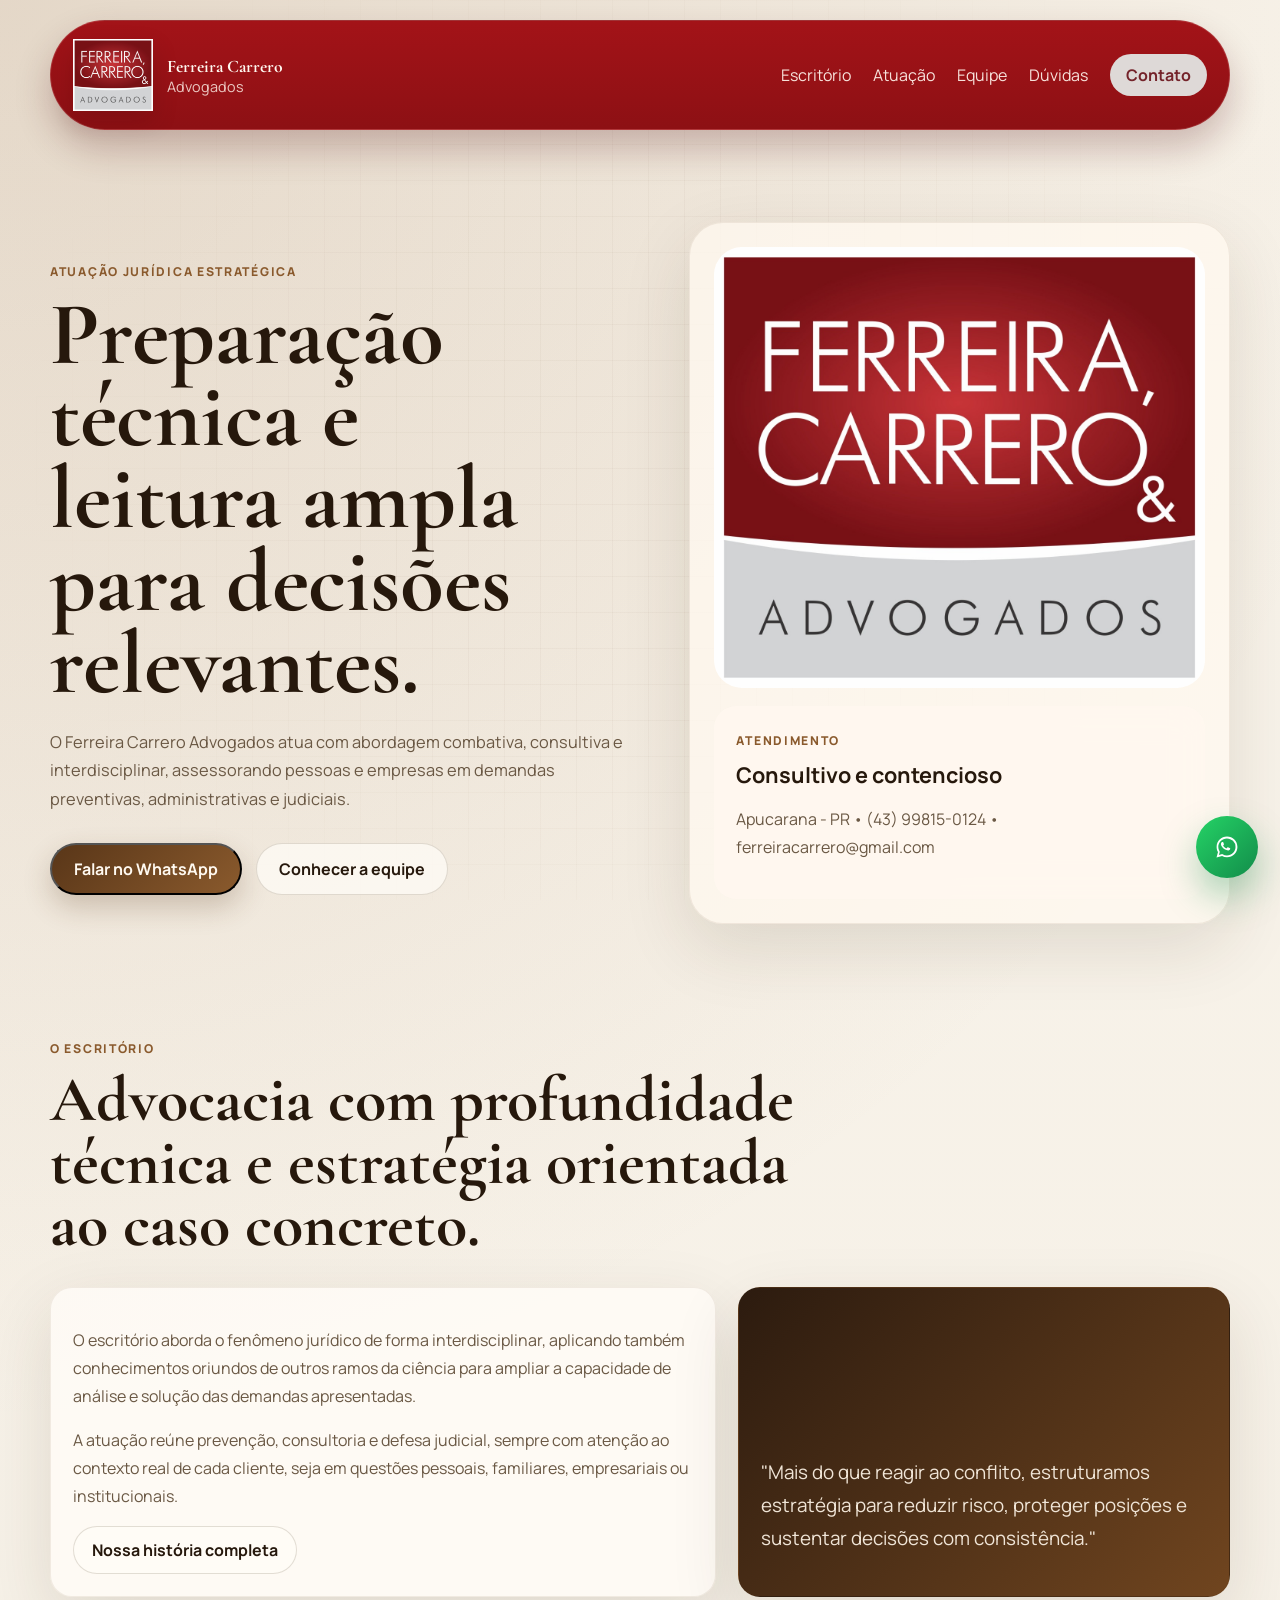
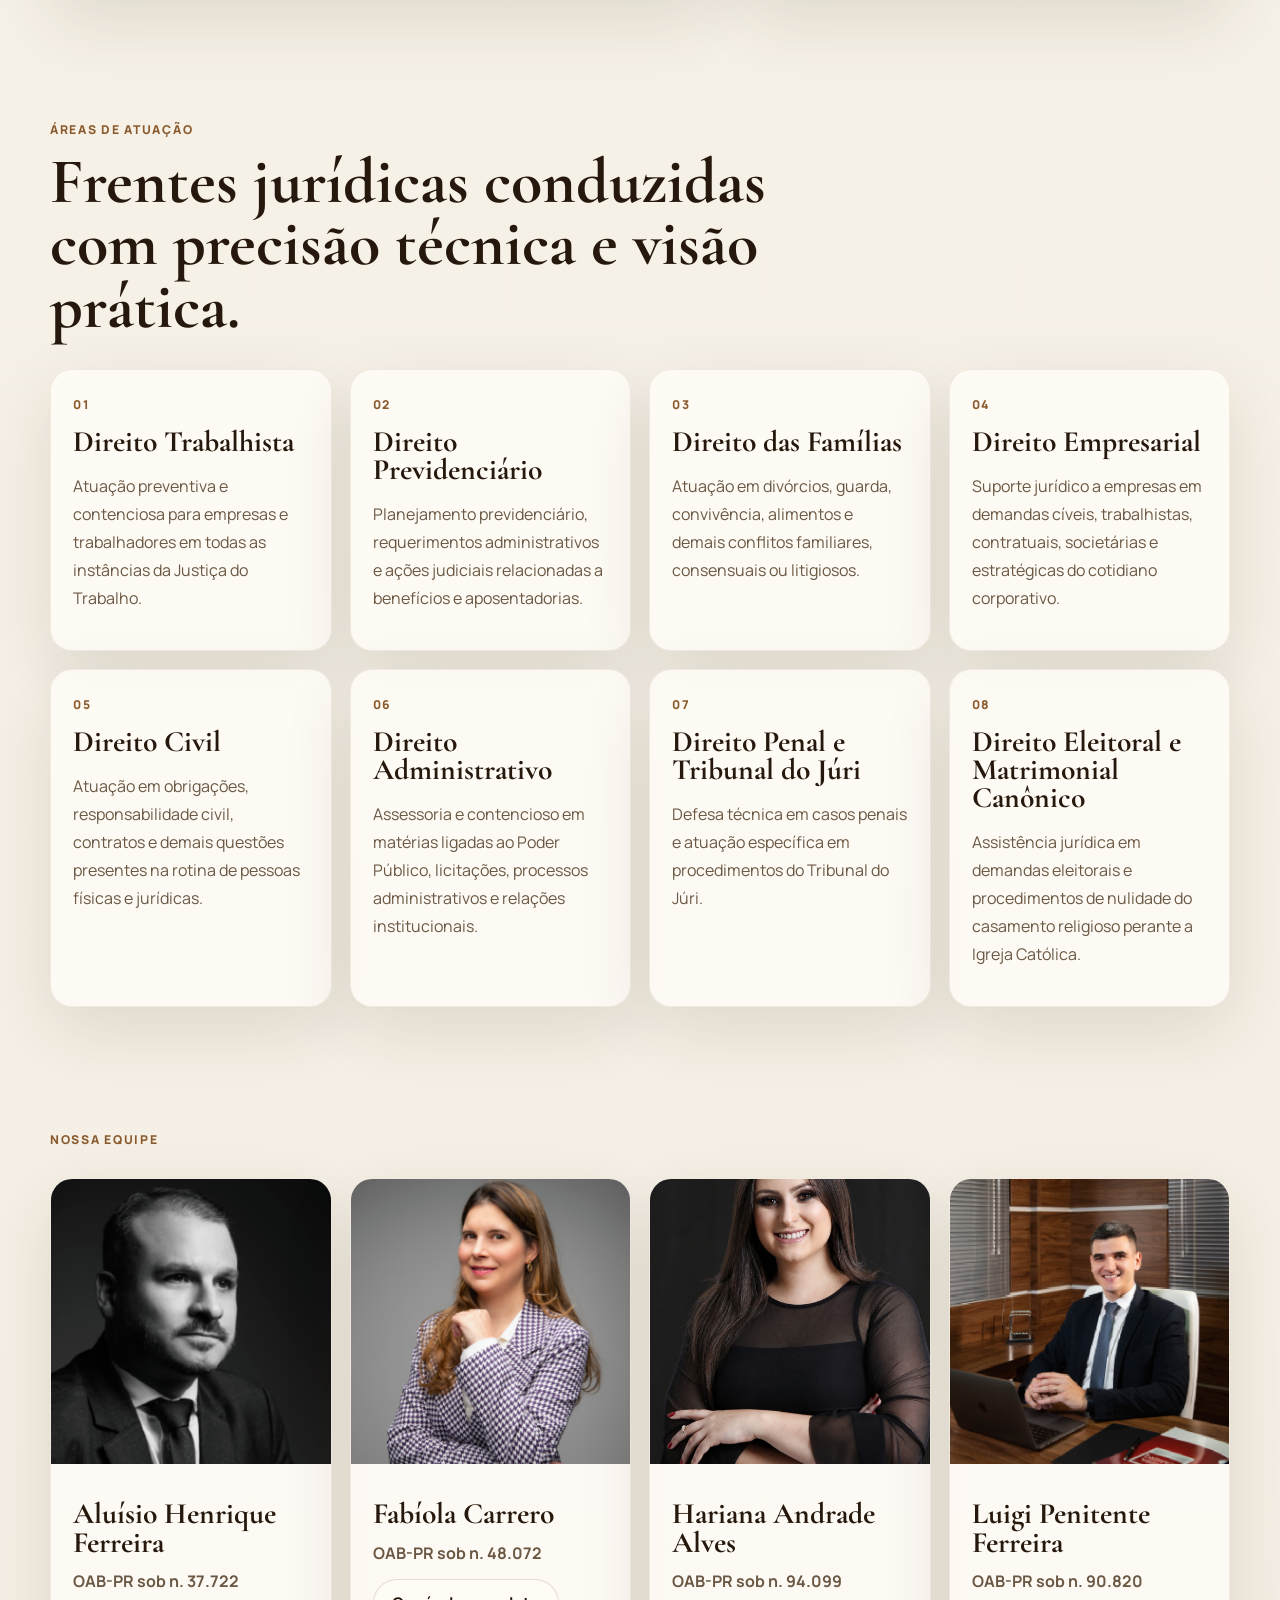
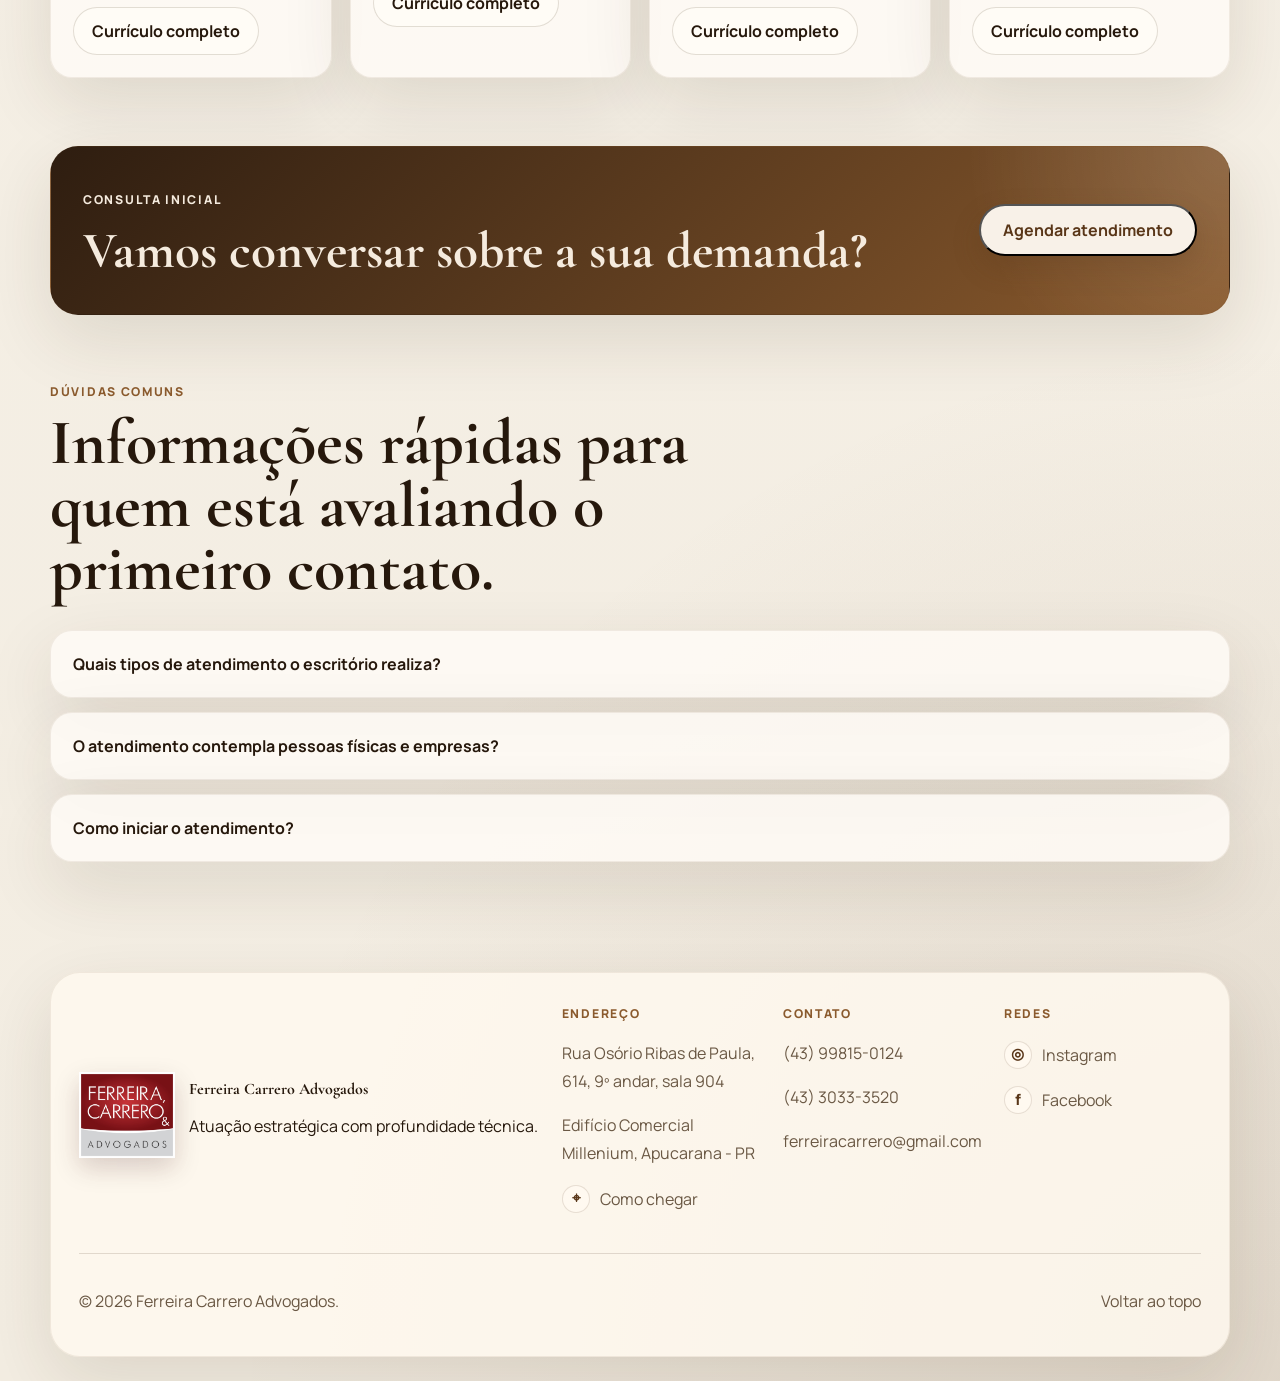
<file: index.html>
<!DOCTYPE html>
<html lang="pt-BR">
  <head>
    <meta charset="UTF-8" />
    <meta name="viewport" content="width=device-width, initial-scale=1.0" />
    <title>Ferreira Carrero Advogados</title>
    <meta
      name="description"
      content="Ferreira Carrero Advogados. Atuação estratégica e interdisciplinar nas áreas cível, empresarial, trabalhista, previdenciária, família, administrativa, penal, eleitoral e matrimonial canônico."
    />
    <link rel="preconnect" href="https://fonts.googleapis.com" />
    <link rel="preconnect" href="https://fonts.gstatic.com" crossorigin />
    <link
      href="https://fonts.googleapis.com/css2?family=Cormorant+Garamond:wght@500;600;700&family=Manrope:wght@400;500;600;700;800&display=swap"
      rel="stylesheet"
    />
    <link rel="stylesheet" href="./styles.css" />
  </head>
  <body>
    <div class="page-shell">
      <header class="site-header">
        <a class="brand" href="#inicio" aria-label="Ir para o início">
          <img src="./assets/images/office.jpg" alt="Ferreira Carrero Advogados" class="brand-mark" />
          <span class="brand-copy">
            <strong>Ferreira Carrero</strong>
            <span>Advogados</span>
          </span>
        </a>

        <button class="menu-toggle" type="button" aria-expanded="false" aria-controls="site-nav">
          Menu
        </button>

        <nav id="site-nav" class="site-nav" aria-label="Principal">
          <a href="#escritorio">Escritório</a>
          <a href="#atuacao">Atuação</a>
          <a href="#equipe">Equipe</a>
          <a href="#faq">Dúvidas</a>
          <a href="#contato" class="nav-cta">Contato</a>
        </nav>
      </header>

      <main>
        <section id="inicio" class="hero">
          <div class="hero-copy reveal">
            <p class="eyebrow">Atuação jurídica estratégica</p>
            <h1>Preparação técnica e leitura ampla para decisões relevantes.</h1>
            <p class="hero-text">
              O Ferreira Carrero Advogados atua com abordagem combativa, consultiva e
              interdisciplinar, assessorando pessoas e empresas em demandas preventivas,
              administrativas e judiciais.
            </p>
            <div class="hero-actions">
              <button class="button button-primary" type="button" data-chat-open>
                Falar no WhatsApp
              </button>
              <a class="button button-secondary" href="#equipe">Conhecer a equipe</a>
            </div>
          </div>

          <aside class="hero-visual reveal reveal-delay">
            <img
              src="./assets/images/office.jpg"
              alt="Imagem institucional do escritório Ferreira Carrero Advogados"
            />
            <div class="hero-badge">
              <span class="panel-label">Atendimento</span>
              <strong>Consultivo e contencioso</strong>
              <p>Apucarana - PR • (43) 99815-0124 • ferreiracarrero@gmail.com</p>
            </div>
          </aside>
        </section>

        <section id="escritorio" class="section section-split">
          <div class="section-heading reveal">
            <p class="eyebrow">O escritório</p>
            <h2>Advocacia com profundidade técnica e estratégia orientada ao caso concreto.</h2>
          </div>

          <div class="split-layout office-layout">
            <article class="text-card reveal">
              <p>
                O escritório aborda o fenômeno jurídico de forma interdisciplinar, aplicando
                também conhecimentos oriundos de outros ramos da ciência para ampliar a
                capacidade de análise e solução das demandas apresentadas.
              </p>
              <p>
                A atuação reúne prevenção, consultoria e defesa judicial, sempre com atenção ao
                contexto real de cada cliente, seja em questões pessoais, familiares,
                empresariais ou institucionais.
              </p>
              <button class="team-modal-trigger" type="button" data-modal-target="office-history">
                Nossa história completa
              </button>
            </article>

            <article class="quote-card reveal reveal-delay">
              <p>
                "Mais do que reagir ao conflito, estruturamos estratégia para reduzir risco,
                proteger posições e sustentar decisões com consistência."
              </p>
            </article>
          </div>
        </section>

        <section id="atuacao" class="section">
          <div class="section-heading reveal">
            <p class="eyebrow">Áreas de atuação</p>
            <h2>Frentes jurídicas conduzidas com precisão técnica e visão prática.</h2>
          </div>

          <div class="practice-grid">
            <article class="practice-card reveal" role="button" tabindex="0" data-modal-target="practice-trabalhista" aria-label="Abrir detalhes de Direito Trabalhista">
              <span>01</span>
              <h3>Direito Trabalhista</h3>
              <p>Atuação preventiva e contenciosa para empresas e trabalhadores em todas as instâncias da Justiça do Trabalho.</p>
            </article>
            <article class="practice-card reveal" role="button" tabindex="0" data-modal-target="practice-previdenciario" aria-label="Abrir detalhes de Direito Previdenciário">
              <span>02</span>
              <h3>Direito Previdenciário</h3>
              <p>Planejamento previdenciário, requerimentos administrativos e ações judiciais relacionadas a benefícios e aposentadorias.</p>
            </article>
            <article class="practice-card reveal" role="button" tabindex="0" data-modal-target="practice-familias" aria-label="Abrir detalhes de Direito das Famílias">
              <span>03</span>
              <h3>Direito das Famílias</h3>
              <p>Atuação em divórcios, guarda, convivência, alimentos e demais conflitos familiares, consensuais ou litigiosos.</p>
            </article>
            <article class="practice-card reveal" role="button" tabindex="0" data-modal-target="practice-empresarial" aria-label="Abrir detalhes de Direito Empresarial">
              <span>04</span>
              <h3>Direito Empresarial</h3>
              <p>Suporte jurídico a empresas em demandas cíveis, trabalhistas, contratuais, societárias e estratégicas do cotidiano corporativo.</p>
            </article>
            <article class="practice-card reveal" role="button" tabindex="0" data-modal-target="practice-civil" aria-label="Abrir detalhes de Direito Civil">
              <span>05</span>
              <h3>Direito Civil</h3>
              <p>Atuação em obrigações, responsabilidade civil, contratos e demais questões presentes na rotina de pessoas físicas e jurídicas.</p>
            </article>
            <article class="practice-card reveal" role="button" tabindex="0" data-modal-target="practice-administrativo" aria-label="Abrir detalhes de Direito Administrativo">
              <span>06</span>
              <h3>Direito Administrativo</h3>
              <p>Assessoria e contencioso em matérias ligadas ao Poder Público, licitações, processos administrativos e relações institucionais.</p>
            </article>
            <article class="practice-card reveal" role="button" tabindex="0" data-modal-target="practice-penal" aria-label="Abrir detalhes de Direito Penal e Tribunal do Júri">
              <span>07</span>
              <h3>Direito Penal e Tribunal do Júri</h3>
              <p>Defesa técnica em casos penais e atuação específica em procedimentos do Tribunal do Júri.</p>
            </article>
            <article class="practice-card reveal" role="button" tabindex="0" data-modal-target="practice-eleitoral-canonico" aria-label="Abrir detalhes de Direito Eleitoral e Matrimonial Canônico">
              <span>08</span>
              <h3>Direito Eleitoral e Matrimonial Canônico</h3>
              <p>Assistência jurídica em demandas eleitorais e procedimentos de nulidade do casamento religioso perante a Igreja Católica.</p>
            </article>
          </div>
        </section>

        <section id="equipe" class="section">
          <div class="section-heading reveal">
            <p class="eyebrow">Nossa equipe</p>
          </div>

          <div class="team-grid">
            <article class="team-card reveal">
              <img src="./assets/images/aluisio.png" alt="Aluísio Henrique Ferreira" class="team-photo" />
              <div class="team-copy">
                <h3>Aluísio Henrique Ferreira</h3>
                <p class="team-oab">OAB-PR sob n. 37.722</p>
                <button class="team-modal-trigger" type="button" data-modal-target="bio-aluisio">
                  Currículo completo
                </button>
              </div>
            </article>

            <article class="team-card reveal">
              <img src="./assets/images/fabiola.png" alt="Fabíola Carrero" class="team-photo" />
              <div class="team-copy">
                <h3>Fabíola Carrero</h3>
                <p class="team-oab">OAB-PR sob n. 48.072</p>
                <button class="team-modal-trigger" type="button" data-modal-target="bio-fabiola">
                  Currículo completo
                </button>
              </div>
            </article>

            <article class="team-card reveal">
              <img src="./assets/images/hariana.jpeg" alt="Hariana Andrade Alves" class="team-photo" />
              <div class="team-copy">
                <h3>Hariana Andrade Alves</h3>
                <p class="team-oab">OAB-PR sob n. 94.099</p>
                <button class="team-modal-trigger" type="button" data-modal-target="bio-anna">
                  Currículo completo
                </button>
              </div>
            </article>

            <article class="team-card reveal">
              <img src="./assets/images/luigi.png" alt="Luigi Penitente Ferreira" class="team-photo" />
              <div class="team-copy">
                <h3>Luigi Penitente Ferreira</h3>
                <p class="team-oab">OAB-PR sob n. 90.820</p>
                <button class="team-modal-trigger" type="button" data-modal-target="bio-luigi">
                  Currículo completo
                </button>
              </div>
            </article>
          </div>
        </section>

        <section class="section contact-band reveal">
          <div>
            <p class="eyebrow">Consulta inicial</p>
            <h2>Vamos conversar sobre a sua demanda?</h2>
          </div>
          <button class="button button-primary" type="button" data-chat-open>
            Agendar atendimento
          </button>
        </section>

        <section id="faq" class="section">
          <div class="section-heading reveal">
            <p class="eyebrow">Dúvidas comuns</p>
            <h2>Informações rápidas para quem está avaliando o primeiro contato.</h2>
          </div>

          <div class="faq-list">
            <details class="faq-item reveal">
              <summary>Quais tipos de atendimento o escritório realiza?</summary>
              <p>O escritório atua tanto na prevenção e consultoria quanto na condução de demandas judiciais e administrativas, conforme a natureza de cada caso.</p>
            </details>
            <details class="faq-item reveal">
              <summary>O atendimento contempla pessoas físicas e empresas?</summary>
              <p>Sim. A atuação abrange demandas individuais, familiares, patrimoniais, empresariais e institucionais.</p>
            </details>
            <details class="faq-item reveal">
              <summary>Como iniciar o atendimento?</summary>
              <p>O contato pode ser feito por WhatsApp, telefone ou e-mail para agendamento e direcionamento inicial da demanda.</p>
            </details>
          </div>
        </section>
      </main>

      <footer id="contato" class="site-footer">
        <div class="footer-top">
          <div class="footer-brand">
            <img src="./assets/images/office.jpg" alt="Ferreira Carrero Advogados" class="brand-mark" />
            <div>
              <strong>Ferreira Carrero Advogados</strong>
              <p>Atuação estratégica com profundidade técnica.</p>
            </div>
          </div>

          <div class="footer-columns">
            <div>
              <span class="footer-label">Endereço</span>
              <p>Rua Osório Ribas de Paula, 614, 9º andar, sala 904</p>
              <p>Edifício Comercial Millenium, Apucarana - PR</p>
              <p>
                <a
                  class="social-link"
                  href="https://maps.app.goo.gl/AbCJXDdm7kEY1gBFA"
                  target="_blank"
                  rel="noreferrer"
                  aria-label="Como chegar ao escritório Ferreira Carrero Advogados"
                >
                  <span class="social-icon" aria-hidden="true">⌖</span>
                  <span>Como chegar</span>
                </a>
              </p>
            </div>
            <div>
              <span class="footer-label">Contato</span>
              <p><a href="#triagem" data-chat-open>(43) 99815-0124</a></p>
              <p>(43) 3033-3520</p>
              <p><a href="mailto:ferreiracarrero@gmail.com">ferreiracarrero@gmail.com</a></p>
            </div>
            <div>
              <span class="footer-label">Redes</span>
              <p>
                <a class="social-link" href="https://www.instagram.com/ferreiracarrero.advocacia/" target="_blank" rel="noreferrer" aria-label="Instagram Ferreira Carrero Advocacia">
                  <span class="social-icon" aria-hidden="true">◎</span>
                  <span>Instagram</span>
                </a>
              </p>
              <p>
                <a class="social-link" href="https://www.facebook.com/ferreiracarreroadvocacia/?_rdr" target="_blank" rel="noreferrer" aria-label="Facebook Ferreira Carrero Advocacia">
                  <span class="social-icon" aria-hidden="true">f</span>
                  <span>Facebook</span>
                </a>
              </p>
            </div>
          </div>
        </div>

        <div class="footer-bottom">
          <p>&copy; <span id="current-year"></span> Ferreira Carrero Advogados.</p>
          <a href="#inicio">Voltar ao topo</a>
        </div>
      </footer>
    </div>

    <div class="modal-backdrop" hidden data-modal-backdrop>
      <div class="modal-shell" role="dialog" aria-modal="true" aria-labelledby="modal-title">
        <button class="modal-close" type="button" aria-label="Fechar currículo" data-modal-close>
          Fechar
        </button>
        <div class="modal-content" data-modal-content></div>
      </div>
    </div>

    <template id="bio-aluisio">
      <div class="modal-body">
        <p class="modal-eyebrow">OAB-PR sob n. 37.722</p>
        <h3 id="modal-title">Aluísio Henrique Ferreira</h3>
        <ul class="modal-list">
          <li>Formado em Direito no ano de 2004, pela UNOPAR - Universidade Norte do Paraná (Arapongas).</li>
          <li>Mestre em Direito pelo CESUMAR - Centro de Ensino Superior de Maringá.</li>
          <li>Especialista em Direito do Trabalho e Previdenciário pela Faculdade de Florianópolis.</li>
          <li>Especialista em Direito Eleitoral pela AVM Faculdade Integrada - Brasília/DF.</li>
          <li>Pós-graduando em Direito Penal e Direito Processual Penal pela Faculdade Faveni - Venda Nova do Imigrante/ES.</li>
          <li>Pós-graduando em Direito Constitucional pela Faculdade Futura - Votuporanga/SP.</li>
          <li>Ex-professor concursado do curso de Direito da FAFIMAN - Faculdade de Mandaguari, onde lecionou de 2015 a 2021, ministrando aulas de Direito do Trabalho, Direito Processual e Ética Geral e Jurídica.</li>
          <li>Procurador Jurídico Concursado da Câmara Municipal de Novo Itacolomi/PR.</li>
          <li>Estudante dos créditos do curso de Doutorado em Derecho Laboral na Universidade Federal de Buenos Aires/AR - UBA.</li>
          <li>Ex-professor do curso de Direito da FAP - Faculdade de Apucarana, onde lecionou de 2005 a 2015, ministrando aulas de Direito do Trabalho, Direito Processual do Trabalho, Direito Administrativo, Direito Ambiental, Prática Processual Civil, Prática Processual Trabalhista, Direito Civil, Direito Constitucional e Direito Penal.</li>
          <li>Ex-professor do curso de Direito da UNOPAR - Universidade Norte do Paraná, onde lecionou de 2009 a 2011, ministrando aulas de Direito do Trabalho, Direito Processual do Trabalho e Direito Previdenciário.</li>
          <li>Ex-coordenador do curso de Direito da FAP - Faculdade de Apucarana.</li>
          <li>Ex-supervisor do Núcleo de Prática Jurídica da FAP - Faculdade de Apucarana.</li>
          <li>Ex-procurador Jurídico do Município de Apucarana.</li>
          <li>Ex-diretor do Departamento Jurídico Trabalhista do Município de Apucarana.</li>
          <li>Professor de Pós-Graduação em Direito.</li>
          <li>Autor da obra "O Poder Diretivo do Empregador e os Direitos da Personalidade do Empregado", publicada pela Editora LTr.</li>
          <li>Coautor da obra "Responsabilidade Civil em Face da Violação aos Direitos da Personalidade", publicada pela Editora Juruá.</li>
          <li>Coautor da obra "Recursos no Processo do Trabalho e o Novo CPC", publicada pela Editora Coutinho.</li>
          <li>Coautor da obra "Reforma Trabalhista na Prática Anotada e Comentada", publicada pela Editora Mizuno.</li>
        </ul>
      </div>
    </template>

    <template id="bio-fabiola">
      <div class="modal-body">
        <p class="modal-eyebrow">OAB-PR sob n. 48.072</p>
        <h3 id="modal-title">Fabíola Carrero</h3>
        <ul class="modal-list">
          <li>Formada em Direito no ano de 2005, pela UNOPAR - Universidade Norte do Paraná (Arapongas).</li>
          <li>Mestre em Direito pelo CESUMAR - Centro de Ensino Superior de Maringá.</li>
          <li>Especialista em Direito Previdenciário pela Faculdade de Florianópolis.</li>
          <li>Especialista em Direito Empresarial pela UEL - Universidade Estadual de Londrina.</li>
          <li>Especialista em Direito Matrimonial Canônico pela PUC - Pontifícia Universidade Católica.</li>
          <li>Ex-coordenadora do curso de Direito da FAP - Faculdade de Apucarana, onde lecionou desde 2008, ministrando aulas de Direito das Famílias, Direito Empresarial e Direito Previdenciário.</li>
          <li>Professora do curso de Direito da UNIFATECIE, em Paranavaí/PR, onde leciona desde 2019, ministrando aulas de Direito do Trabalho.</li>
          <li>Supervisora do Núcleo de Prática Jurídica da FAP - Faculdade de Apucarana.</li>
          <li>Professora de Pós-Graduação em Direito.</li>
          <li>Secretária da Assistência Social em Apucarana.</li>
        </ul>
      </div>
    </template>

    <template id="bio-anna">
      <div class="modal-body">
        <p class="modal-eyebrow">OAB-PR sob n. 94.099</p>
        <h3 id="modal-title">Hariana Andrade Alves</h3>
        <ul class="modal-list">
          <li>Graduação em Direito no ano de 2017 pela Faculdade de Apucarana (FAP).</li>
          <li>Especialista em Direito e Processo Previdenciário pelo Instituto Damásio de Direito.</li>
          <li>Especialista em Prática Previdenciária e Trabalhista pelo Centro Universitário União das Américas.</li>
        </ul>
      </div>
    </template>

    <template id="bio-luigi">
      <div class="modal-body">
        <p class="modal-eyebrow">OAB-PR sob n. 90.820</p>
        <h3 id="modal-title">Luigi Penitente Ferreira</h3>
        <ul class="modal-list">
          <li>Formado em Direito no ano de 2017, pela FAP - Faculdade de Apucarana.</li>
          <li>Especialista em Direito Administrativo pela UEL - Universidade Estadual de Londrina.</li>
          <li>Assessor Jurídico e Procurador do Município de Novo Itacolomi/PR.</li>
        </ul>
      </div>
    </template>

    <template id="practice-trabalhista">
      <div class="modal-body">
        <p class="modal-eyebrow">Áreas de atuação</p>
        <h3 id="modal-title">Direito Trabalhista</h3>
        <p>
          Escritório especializado na área, com equipe composta por advogados professores, autores de livros e artigos, pós-graduados, mestres e com sólida atuação consultiva e contenciosa.
        </p>
        <p>
          A atuação contempla assessoria empresarial preventiva e demandas de trabalhadores em disputas como:
        </p>
        <ul class="modal-list">
          <li>Acidente de trabalho.</li>
          <li>Horas extras.</li>
          <li>Dano moral e discriminação.</li>
          <li>Adicional de insalubridade e periculosidade.</li>
          <li>Reversão de demissão.</li>
          <li>Verbas rescisórias e salários.</li>
        </ul>
      </div>
    </template>

    <template id="practice-previdenciario">
      <div class="modal-body">
        <p class="modal-eyebrow">Áreas de atuação</p>
        <h3 id="modal-title">Direito Previdenciário</h3>
        <p>
          Escritório especializado na área, com equipe composta por advogados pós-graduados, atuando tanto na assessoria empresarial preventiva e contenciosa quanto na defesa de segurados do INSS e regimes próprios.
        </p>
        <p>
          Entre os principais pleitos e estratégias trabalhadas estão:
        </p>
        <ul class="modal-list">
          <li>Aposentadoria por tempo de contribuição.</li>
          <li>Aposentadoria por idade.</li>
          <li>Aposentadoria por invalidez.</li>
          <li>Auxílio-acidente.</li>
          <li>Pensão por morte.</li>
          <li>Auxílio-reclusão.</li>
          <li>Benefício de Prestação Continuada.</li>
          <li>Ações regressivas em caso de acidente de trabalho.</li>
        </ul>
      </div>
    </template>

    <template id="practice-familias">
      <div class="modal-body">
        <p class="modal-eyebrow">Áreas de atuação</p>
        <h3 id="modal-title">Direito das Famílias</h3>
        <p>
          O escritório conta com equipe com atuação específica em conflitos familiares e patrimoniais, conduzindo casos consensuais e litigiosos com técnica e sensibilidade.
        </p>
        <ul class="modal-list">
          <li>Divórcio.</li>
          <li>Alimentos.</li>
          <li>Pacto antenupcial.</li>
          <li>Guarda.</li>
          <li>Tutela.</li>
          <li>Visitas e convivência.</li>
          <li>Inventário.</li>
        </ul>
      </div>
    </template>

    <template id="practice-empresarial">
      <div class="modal-body">
        <p class="modal-eyebrow">Áreas de atuação</p>
        <h3 id="modal-title">Direito Empresarial</h3>
        <p>
          O escritório possui equipe com atuação em consultoria e contencioso empresarial, oferecendo suporte jurídico estratégico para empresas em diferentes fases e estruturas de negócio.
        </p>
        <ul class="modal-list">
          <li>Títulos de crédito.</li>
          <li>Sociedades.</li>
          <li>Assessoria empresarial geral.</li>
          <li>Demandas contratuais e estratégicas do cotidiano corporativo.</li>
        </ul>
      </div>
    </template>

    <template id="practice-civil">
      <div class="modal-body">
        <p class="modal-eyebrow">Áreas de atuação</p>
        <h3 id="modal-title">Direito Civil</h3>
        <p>
          O escritório atua nas variadas áreas do Direito Civil, incluindo direitos da personalidade e temas recorrentes na rotina de pessoas físicas e empresas.
        </p>
        <ul class="modal-list">
          <li>Contratos.</li>
          <li>Responsabilidade civil.</li>
          <li>Obrigações.</li>
          <li>Direitos da personalidade.</li>
          <li>Direitos reais.</li>
          <li>Direito do consumidor.</li>
        </ul>
      </div>
    </template>

    <template id="practice-administrativo">
      <div class="modal-body">
        <p class="modal-eyebrow">Áreas de atuação</p>
        <h3 id="modal-title">Direito Administrativo</h3>
        <p>
          O escritório conta com equipe com experiência junto ao Poder Público e assessoria jurídica institucional, o que amplia a capacidade técnica para atuação administrativa preventiva e contenciosa.
        </p>
        <ul class="modal-list">
          <li>Defesa de servidores públicos em processos administrativos.</li>
          <li>Assessoria preventiva e contenciosa a empresas participantes de licitações.</li>
          <li>Litígios com o Poder Público.</li>
          <li>Pareceres jurídicos.</li>
          <li>Cobrança de direitos estatutários de servidores públicos.</li>
          <li>Defesa em ações de improbidade administrativa.</li>
        </ul>
      </div>
    </template>

    <template id="practice-penal">
      <div class="modal-body">
        <p class="modal-eyebrow">Áreas de atuação</p>
        <h3 id="modal-title">Direito Penal e Tribunal do Júri</h3>
        <p>
          A atuação penal abrange defesa jurídica perante Delegacias de Polícia e Poder Judiciário, inclusive em casos de repercussão, além de preparação técnica específica para o procedimento do Tribunal do Júri.
        </p>
        <ul class="modal-list">
          <li>Crimes contra a honra.</li>
          <li>Crimes contra o patrimônio.</li>
          <li>Crimes contra os costumes.</li>
          <li>Crimes de trânsito.</li>
          <li>Crimes contra a Administração Pública.</li>
          <li>Crimes eleitorais e contravenções penais.</li>
          <li>Crimes contra a mulher e crimes contra a vida.</li>
          <li>Investigação defensiva e preparação completa para Júri.</li>
        </ul>
      </div>
    </template>

    <template id="practice-eleitoral-canonico">
      <div class="modal-body">
        <p class="modal-eyebrow">Áreas de atuação</p>
        <h3 id="modal-title">Direito Eleitoral e Matrimonial Canônico</h3>
        <p>
          O escritório presta assistência em contencioso e consultoria eleitoral, além de atuação específica em procedimentos de nulidade do casamento religioso perante a Igreja Católica.
        </p>
        <p>
          Na frente eleitoral, a atuação inclui:
        </p>
        <ul class="modal-list">
          <li>Impugnação a registro de candidatura.</li>
          <li>Propaganda e representações eleitorais.</li>
          <li>Prestação de contas.</li>
          <li>Ações de impugnação de mandato eletivo.</li>
          <li>Assessoria preventiva a campanhas eleitorais e partidos políticos.</li>
          <li>Assessoria em convenções e registro de candidatura.</li>
        </ul>
        <p>
          Na área matrimonial canônica, o escritório atua na elaboração do libelo inicial e na advocacia perante o Tribunal Eclesiástico para casos de anulação de casamento religioso.
        </p>
      </div>
    </template>

    <template id="office-history">
      <div class="modal-body">
        <p class="modal-eyebrow">O escritório</p>
        <h3 id="modal-title">Nossa história</h3>
        <div class="history-layout">
          <div class="history-media">
            <img
              src="./assets/images/nossahistoria.jpg"
              alt="Ambiente interno do escritório Ferreira Carrero Advogados"
              class="modal-figure"
            />
          </div>
          <div class="history-copy">
            <p>
              Tudo começou no ano de 2005, com o advogado Aluísio Ferreira, tornando-se sócia, no ano de 2008, a advogada Fabíola Carrero, dando início ao escritório Ferreira, Carrero &amp; Advogados. Mais tarde se associaram os advogados Anna Karolina Aparecida Calizotti e Luigi Penitente Ferreira.
            </p>
            <p>
              Sempre tiveram como objetivo a consolidação de um novo conceito de advocacia, fundado na estratégia, técnica jurídica, prestação de serviços personalizados, com atuação harmônica e interdisciplinar nas diversas áreas do Direito.
            </p>
            <p>
              A qualidade e a inovação do trabalho prestado, oferecendo uma forma de advocacia atualizada, firmada em uma atuação sólida balizada com o que se decide nos Tribunais Superiores e em sintonia com as discussões doutrinárias e acadêmicas, é o que pauta a atuação profissional do escritório.
            </p>
            <p>
              Para isso, os sócios e a equipe estão continuamente buscando conhecimento jurídico com estudos em cursos de Doutorado, Mestrado, Especialização e Aperfeiçoamento, além de produção doutrinária e melhor embasamento das teses defendidas.
            </p>
            <p>
              Estão, portanto, em constante reciclagem de conhecimentos por meio de cursos e atualizações do Brasil e do exterior, acompanhando as exigências do mercado com o objetivo de fornecer aos clientes um atendimento moderno e seguro.
            </p>
          </div>
        </div>
      </div>
    </template>

    <div class="chat-widget" data-chat-widget>
      <section class="chat-panel" hidden data-chat-panel aria-label="Triagem inicial">
        <header class="chat-header">
          <div>
            <p class="chat-eyebrow">Triagem inicial</p>
            <strong>Atendimento Ferreira Carrero</strong>
            <span>Responda algumas perguntas e enviaremos um resumo pronto no WhatsApp.</span>
          </div>
          <button class="chat-close" type="button" aria-label="Fechar chat" data-chat-close>Fechar</button>
        </header>

        <div class="chat-progress" aria-hidden="true">
          <div class="chat-progress-bar" data-chat-progress></div>
        </div>

        <div class="chat-history" data-chat-history></div>

        <form class="chat-composer" data-chat-form>
          <div class="chat-options" data-chat-options></div>
          <div class="chat-input-wrap" data-chat-input-wrap></div>
          <div class="chat-actions" data-chat-actions></div>
        </form>
      </section>

      <button
        class="whatsapp-float"
        type="button"
        aria-label="Abrir triagem de atendimento"
        data-chat-toggle
      >
        <svg viewBox="0 0 32 32" aria-hidden="true">
          <path
            fill="currentColor"
            d="M19.11 17.19c-.28-.14-1.64-.81-1.89-.9-.25-.09-.43-.14-.61.14-.18.28-.7.9-.85 1.08-.16.19-.31.21-.59.07-.28-.14-1.16-.43-2.22-1.36-.82-.73-1.38-1.63-1.54-1.91-.16-.28-.02-.43.12-.57.13-.13.28-.33.43-.49.14-.17.19-.28.28-.47.09-.19.05-.35-.02-.49-.07-.14-.61-1.47-.83-2.02-.22-.52-.44-.45-.61-.46h-.52c-.19 0-.49.07-.75.35-.26.28-.98.96-.98 2.34s1 2.72 1.14 2.91c.14.19 1.95 3 4.82 4.08.68.3 1.21.47 1.62.6.68.22 1.29.19 1.78.12.54-.08 1.64-.67 1.87-1.31.23-.63.23-1.18.16-1.31-.07-.12-.26-.19-.54-.33Z"
          />
          <path
            fill="currentColor"
            d="M16.02 3.2c-7.06 0-12.8 5.68-12.8 12.67 0 2.23.59 4.41 1.71 6.34L3.1 28.8l6.8-1.78a12.9 12.9 0 0 0 6.12 1.56h.01c7.06 0 12.8-5.68 12.8-12.67S23.08 3.2 16.02 3.2Zm0 23.25h-.01a10.8 10.8 0 0 1-5.51-1.51l-.39-.23-4.04 1.06 1.08-3.92-.25-.4a10.52 10.52 0 0 1-1.62-5.55c0-5.79 4.75-10.5 10.6-10.5 2.83 0 5.49 1.09 7.49 3.06a10.4 10.4 0 0 1 3.12 7.44c0 5.79-4.76 10.5-10.61 10.5Z"
          />
        </svg>
      </button>
    </div>

    <script src="./main.js"></script>
  </body>
</html>
</file>
<file: styles.css>
:root {
  --bg: #f3ede2;
  --surface: rgba(255, 252, 247, 0.82);
  --surface-strong: #fffaf2;
  --line: rgba(78, 58, 31, 0.16);
  --text: #26180c;
  --muted: #6a5844;
  --accent: #8a5a2d;
  --accent-strong: #593618;
  --header-red: #a31318;
  --header-red-strong: #8d1014;
  --shadow: 0 24px 70px rgba(59, 40, 18, 0.12);
  --radius-lg: 28px;
  --radius-md: 22px;
  --container: min(1180px, calc(100vw - 40px));
}

* {
  box-sizing: border-box;
}

html {
  scroll-behavior: smooth;
}

body {
  margin: 0;
  font-family: "Manrope", sans-serif;
  color: var(--text);
  background:
    radial-gradient(circle at top left, rgba(138, 90, 45, 0.18), transparent 30%),
    radial-gradient(circle at bottom right, rgba(89, 54, 24, 0.12), transparent 22%),
    linear-gradient(180deg, #f8f3ea 0%, var(--bg) 100%);
}

body::before {
  content: "";
  position: fixed;
  inset: 0;
  pointer-events: none;
  background-image:
    linear-gradient(rgba(110, 80, 42, 0.035) 1px, transparent 1px),
    linear-gradient(90deg, rgba(110, 80, 42, 0.035) 1px, transparent 1px);
  background-size: 36px 36px;
  mask-image: radial-gradient(circle at center, black 35%, transparent 80%);
}

a {
  color: inherit;
  text-decoration: none;
}

button {
  font: inherit;
}

img {
  display: block;
  max-width: 100%;
}

.page-shell {
  position: relative;
  overflow: hidden;
}

.site-header {
  width: var(--container);
  margin: 20px auto 0;
  padding: 18px 22px;
  display: flex;
  align-items: center;
  justify-content: space-between;
  gap: 20px;
  position: sticky;
  top: 16px;
  z-index: 20;
  backdrop-filter: blur(20px);
  background: linear-gradient(180deg, var(--header-red) 0%, var(--header-red-strong) 100%);
  border: 1px solid rgba(255, 241, 232, 0.16);
  border-radius: 999px;
  box-shadow: 0 18px 36px rgba(77, 8, 12, 0.24);
}

.brand,
.footer-brand {
  display: inline-flex;
  align-items: center;
  gap: 14px;
}

.brand-mark {
  width: auto;
  height: 72px;
  display: block;
  flex: 0 0 auto;
  max-width: 100%;
  object-fit: contain;
  box-shadow: 0 10px 24px rgba(53, 9, 12, 0.18);
}

.footer-brand .brand-mark {
  width: auto;
  height: 86px;
}

.brand-copy,
.brand-copy span {
  display: block;
}

.brand-copy strong,
.footer-brand strong,
.section-heading h2,
.hero h1,
.practice-card h3,
.team-copy h3,
.contact-band h2 {
  font-family: "Cormorant Garamond", serif;
}

.brand-copy strong {
  font-size: 1.1rem;
  color: #fff8f0;
}

.brand-copy span {
  color: rgba(255, 242, 233, 0.82);
  font-size: 0.9rem;
}

.site-nav {
  display: flex;
  align-items: center;
  gap: 22px;
  color: rgba(255, 243, 235, 0.92);
}

.site-nav a:hover,
.site-nav a:focus-visible {
  color: #ffffff;
}

.nav-cta {
  padding: 10px 16px;
  border-radius: 999px;
  background: #ded9d7;
  color: #74232a;
  font-weight: 700;
}

.menu-toggle {
  display: none;
  border: 0;
  border-radius: 999px;
  padding: 10px 14px;
  background: rgba(255, 248, 241, 0.16);
  color: #fff8f0;
}

.hero,
.section,
.site-footer {
  width: var(--container);
  margin: 0 auto;
}

.hero {
  padding: 92px 0 48px;
  min-height: calc(100vh - 120px);
  display: grid;
  grid-template-columns: minmax(0, 1.05fr) minmax(340px, 0.95fr);
  align-items: center;
  gap: 42px;
}

.eyebrow,
.panel-label,
.footer-label,
.practice-card span {
  text-transform: uppercase;
  letter-spacing: 0.14em;
  font-size: 0.76rem;
  font-weight: 800;
}

.eyebrow,
.panel-label,
.footer-label {
  color: var(--accent);
}

.hero h1 {
  margin: 14px 0 22px;
  font-size: clamp(3.2rem, 7vw, 5.7rem);
  line-height: 0.92;
  max-width: 11ch;
}

.hero-text,
.text-card p,
.quote-card p,
.practice-card p,
.team-copy p,
.team-bio li,
.faq-item p,
.footer-columns p,
.hero-badge p {
  color: var(--muted);
  line-height: 1.75;
}

.hero-text {
  max-width: 62ch;
  font-size: 1.02rem;
}

.hero-actions {
  display: flex;
  gap: 14px;
  flex-wrap: wrap;
  margin-top: 30px;
}

.button {
  display: inline-flex;
  align-items: center;
  justify-content: center;
  min-height: 52px;
  padding: 0 22px;
  border-radius: 999px;
  font-weight: 700;
  transition: transform 180ms ease, box-shadow 180ms ease, background 180ms ease;
}

.button:hover,
.button:focus-visible {
  transform: translateY(-1px);
}

.button-primary {
  color: #fff9f0;
  background: linear-gradient(135deg, var(--accent-strong), var(--accent));
  box-shadow: 0 12px 28px rgba(89, 54, 24, 0.24);
}

.button-secondary {
  border: 1px solid var(--line);
  background: rgba(255, 252, 247, 0.72);
}

.hero-visual,
.text-card,
.quote-card,
.practice-card,
.team-card,
.contact-band,
.faq-item,
.site-footer {
  border: 1px solid rgba(89, 54, 24, 0.08);
  box-shadow: var(--shadow);
}

.hero-visual {
  min-height: 600px;
  display: grid;
  align-content: start;
  gap: 18px;
  padding: 24px;
  border-radius: 34px;
  overflow: hidden;
  background: rgba(255, 249, 240, 0.76);
}

.hero-visual img {
  width: 100%;
  height: auto;
  max-height: 520px;
  object-fit: contain;
  border-radius: 28px;
}

.hero-badge {
  position: relative;
  padding: 22px;
  border-radius: var(--radius-md);
  background: rgba(255, 248, 239, 0.88);
  backdrop-filter: blur(16px);
}

.hero-badge strong {
  display: block;
  margin: 10px 0 8px;
  font-size: 1.35rem;
}

.section {
  padding: 56px 0;
}

.section-heading {
  max-width: 760px;
  margin-bottom: 30px;
}

.section-heading h2 {
  margin: 10px 0 0;
  font-size: clamp(2.2rem, 5vw, 4rem);
  line-height: 0.98;
}

.split-layout {
  display: grid;
  grid-template-columns: 1.15fr 0.85fr;
  gap: 22px;
}

.text-card,
.quote-card,
.practice-card,
.team-card,
.faq-item {
  padding: 22px;
  border-radius: var(--radius-md);
  background: var(--surface);
}

.practice-card {
  cursor: pointer;
  transition: transform 180ms ease, box-shadow 180ms ease, border-color 180ms ease, background 180ms ease;
}

.practice-card:hover,
.practice-card:focus-visible {
  transform: translateY(-3px);
  border-color: rgba(89, 54, 24, 0.18);
  background: rgba(255, 250, 244, 0.94);
  box-shadow: 0 18px 40px rgba(59, 40, 18, 0.14);
}

.quote-card {
  display: flex;
  align-items: flex-end;
  background: linear-gradient(135deg, #2c1b0f, #70451f);
}

.quote-card p {
  color: #f0e5d7;
  font-size: 1.18rem;
}

.practice-grid,
.team-grid {
  display: grid;
  grid-template-columns: repeat(4, minmax(0, 1fr));
  gap: 18px;
}

.practice-card span {
  color: var(--accent);
}

.practice-card h3,
.team-copy h3 {
  margin: 14px 0 10px;
  font-size: 1.85rem;
  line-height: 0.95;
}

.team-card {
  padding: 0;
  overflow: hidden;
}

.team-photo {
  width: 100%;
  aspect-ratio: 1 / 1.02;
  object-fit: cover;
  background: #e9dcc9;
}

.team-copy {
  padding: 22px;
}

.team-oab {
  margin: 0 0 12px;
  color: var(--accent-strong);
  font-weight: 700;
}

.team-modal-trigger {
  min-height: 48px;
  padding: 0 18px;
  border: 1px solid var(--line);
  border-radius: 999px;
  background: rgba(255, 252, 247, 0.72);
  color: var(--text);
  font-weight: 700;
  cursor: pointer;
  transition: transform 180ms ease, background 180ms ease, border-color 180ms ease;
}

.team-modal-trigger:hover,
.team-modal-trigger:focus-visible {
  transform: translateY(-1px);
  background: #fff8ee;
  border-color: rgba(89, 54, 24, 0.22);
}

.modal-backdrop {
  position: fixed;
  inset: 0;
  z-index: 100;
  display: grid;
  place-items: center;
  padding: 20px;
  background: rgba(28, 18, 10, 0.6);
  backdrop-filter: blur(8px);
}

.modal-backdrop[hidden] {
  display: none;
}

.modal-shell {
  width: min(820px, 100%);
  max-height: min(86vh, 920px);
  padding: 24px;
  border: 1px solid rgba(89, 54, 24, 0.12);
  border-radius: 28px;
  background: #fffaf2;
  box-shadow: 0 30px 80px rgba(25, 15, 8, 0.32);
  overflow: hidden;
}

.modal-close {
  display: inline-flex;
  align-items: center;
  justify-content: center;
  min-height: 42px;
  margin-left: auto;
  padding: 0 16px;
  border: 0;
  border-radius: 999px;
  background: rgba(89, 54, 24, 0.08);
  color: var(--text);
  cursor: pointer;
}

.modal-content {
  margin-top: 14px;
  max-height: calc(86vh - 110px);
  overflow: auto;
  padding-right: 8px;
}

.modal-body h3 {
  margin: 8px 0 18px;
  font-family: "Cormorant Garamond", serif;
  font-size: clamp(2rem, 4vw, 3rem);
  line-height: 0.96;
}

.modal-body p {
  color: var(--muted);
  line-height: 1.75;
}

.history-layout {
  display: grid;
  grid-template-columns: minmax(260px, 0.95fr) minmax(0, 1.05fr);
  gap: 24px;
  align-items: start;
}

.history-copy {
  display: grid;
  gap: 16px;
}

.history-copy p {
  margin: 0;
}

.modal-figure {
  width: 100%;
  height: auto;
  max-height: none;
  margin: 0;
  border-radius: 20px;
  object-fit: contain;
  box-shadow: 0 18px 34px rgba(39, 22, 10, 0.12);
}

.modal-eyebrow {
  margin: 0;
  text-transform: uppercase;
  letter-spacing: 0.14em;
  font-size: 0.76rem;
  font-weight: 800;
  color: var(--accent);
}

.modal-list {
  margin: 0;
  padding-left: 20px;
  display: grid;
  gap: 12px;
}

.modal-list li {
  color: var(--muted);
  line-height: 1.75;
}

body.modal-open {
  overflow: hidden;
}

.contact-band {
  margin-top: 12px;
  padding: 32px;
  border-radius: var(--radius-lg);
  background:
    radial-gradient(circle at top right, rgba(255, 255, 255, 0.14), transparent 22%),
    linear-gradient(135deg, #2e1d10, #8a5a2d);
  display: flex;
  align-items: center;
  justify-content: space-between;
  gap: 20px;
}

.contact-band .eyebrow,
.contact-band h2 {
  color: #f5ebde;
}

.contact-band h2 {
  margin: 8px 0 0;
  font-size: clamp(2rem, 4vw, 3.4rem);
}

.contact-band .button-primary {
  background: #f8f1e8;
  color: var(--accent-strong);
}

.faq-list {
  display: grid;
  gap: 14px;
}

.faq-item {
  padding: 0 22px;
}

.faq-item summary {
  list-style: none;
  cursor: pointer;
  padding: 22px 0;
  font-weight: 700;
}

.faq-item summary::-webkit-details-marker {
  display: none;
}

.faq-item p {
  margin: 0 0 20px;
}

.site-footer {
  margin-top: 54px;
  margin-bottom: 24px;
  padding: 28px;
  border-radius: 30px;
  background: rgba(255, 249, 240, 0.82);
}

.footer-top,
.footer-bottom {
  display: flex;
  justify-content: space-between;
  gap: 24px;
}

.footer-columns {
  display: grid;
  grid-template-columns: repeat(3, minmax(0, 1fr));
  gap: 24px;
  flex: 1;
}

.social-link {
  display: inline-flex;
  align-items: center;
  gap: 10px;
}

.social-link:hover,
.social-link:focus-visible {
  color: var(--text);
}

.social-icon {
  width: 28px;
  height: 28px;
  display: inline-flex;
  align-items: center;
  justify-content: center;
  border-radius: 999px;
  border: 1px solid rgba(89, 54, 24, 0.14);
  background: rgba(255, 250, 242, 0.86);
  color: var(--accent-strong);
  font-size: 0.95rem;
  font-weight: 800;
}

.footer-bottom {
  margin-top: 24px;
  padding-top: 20px;
  border-top: 1px solid var(--line);
  color: var(--muted);
  align-items: center;
}

.chat-widget {
  position: fixed;
  right: 22px;
  bottom: 22px;
  z-index: 90;
  display: grid;
  justify-items: end;
}

.chat-panel {
  position: absolute;
  right: 0;
  bottom: calc(100% + 12px);
  width: min(420px, calc(100vw - 28px));
  height: min(760px, calc(100vh - 120px));
  display: grid;
  grid-template-rows: auto auto 1fr auto;
  overflow: hidden;
  border: 1px solid rgba(89, 54, 24, 0.12);
  border-radius: 28px;
  background: rgba(255, 249, 240, 0.96);
  box-shadow: 0 26px 80px rgba(34, 22, 10, 0.22);
  backdrop-filter: blur(18px);
  z-index: 2;
}

.chat-panel[hidden] {
  display: none;
}

.chat-header {
  padding: 18px 18px 14px;
  display: flex;
  justify-content: space-between;
  gap: 14px;
  align-items: flex-start;
  background: linear-gradient(135deg, #2e1d10, #8a5a2d);
  color: #f7efe2;
}

.chat-header strong {
  display: block;
  font-size: 1.05rem;
}

.chat-header span,
.chat-eyebrow {
  display: block;
}

.chat-header span {
  margin-top: 6px;
  color: rgba(247, 239, 226, 0.82);
  line-height: 1.5;
  font-size: 0.92rem;
}

.chat-eyebrow {
  margin-bottom: 6px;
  text-transform: uppercase;
  letter-spacing: 0.14em;
  font-size: 0.72rem;
  font-weight: 800;
  color: rgba(247, 239, 226, 0.68);
}

.chat-close,
.chat-secondary,
.chat-primary,
.chat-option,
.chat-choice {
  border: 0;
  cursor: pointer;
  font: inherit;
}

.chat-close {
  min-height: 40px;
  padding: 0 14px;
  border-radius: 999px;
  background: rgba(255, 255, 255, 0.14);
  color: #fff5ea;
}

.chat-progress {
  height: 6px;
  background: rgba(89, 54, 24, 0.08);
}

.chat-progress-bar {
  height: 100%;
  width: 0;
  background: linear-gradient(90deg, #25d366, #82d99b);
  transition: width 220ms ease;
}

.chat-history {
  padding: 18px;
  overflow: auto;
  display: grid;
  align-content: start;
  gap: 12px;
  background:
    radial-gradient(circle at top right, rgba(138, 90, 45, 0.08), transparent 24%),
    rgba(255, 250, 243, 0.88);
}

.chat-bubble {
  max-width: 88%;
  padding: 14px 16px;
  border-radius: 18px;
  line-height: 1.6;
  box-shadow: 0 12px 24px rgba(43, 26, 11, 0.08);
}

.chat-bubble.assistant {
  background: #fffaf2;
  border: 1px solid rgba(89, 54, 24, 0.08);
}

.chat-bubble.user {
  margin-left: auto;
  background: linear-gradient(135deg, #2e1d10, #8a5a2d);
  color: #f8efe2;
}

.chat-bubble.summary {
  max-width: 100%;
}

.chat-bubble p {
  margin: 0;
}

.chat-bubble.typing {
  width: fit-content;
  min-width: 76px;
  padding: 14px 16px;
}

.chat-typing {
  display: inline-flex;
  align-items: center;
  gap: 6px;
}

.chat-typing span {
  width: 8px;
  height: 8px;
  border-radius: 999px;
  background: rgba(89, 54, 24, 0.42);
  animation: chatTypingPulse 1.1s infinite ease-in-out;
}

.chat-typing span:nth-child(2) {
  animation-delay: 0.12s;
}

.chat-typing span:nth-child(3) {
  animation-delay: 0.24s;
}

.chat-bubble ul {
  margin: 10px 0 0;
  padding-left: 18px;
}

@keyframes chatTypingPulse {
  0%,
  80%,
  100% {
    transform: scale(0.72);
    opacity: 0.45;
  }

  40% {
    transform: scale(1);
    opacity: 1;
  }
}

.chat-composer {
  padding: 16px 18px 18px;
  display: grid;
  gap: 12px;
  border-top: 1px solid rgba(89, 54, 24, 0.08);
  background: rgba(255, 249, 240, 0.96);
}

.chat-options,
.chat-actions {
  display: flex;
  flex-wrap: wrap;
  gap: 10px;
}

.chat-choice,
.chat-option {
  min-height: 46px;
  padding: 0 16px;
  border-radius: 999px;
  background: #fffaf2;
  border: 1px solid rgba(89, 54, 24, 0.12);
  color: var(--text);
  text-align: left;
  transition: transform 180ms ease, border-color 180ms ease, background 180ms ease;
}

.chat-choice:hover,
.chat-choice:focus-visible,
.chat-option:hover,
.chat-option:focus-visible {
  transform: translateY(-1px);
  border-color: rgba(89, 54, 24, 0.24);
  background: #fff5e8;
}

.chat-input-wrap {
  display: grid;
  gap: 10px;
}

.chat-input-wrap label {
  font-size: 0.88rem;
  color: var(--muted);
}

.chat-input,
.chat-textarea {
  width: 100%;
  border: 1px solid rgba(89, 54, 24, 0.14);
  border-radius: 16px;
  padding: 14px 16px;
  background: #fffaf2;
  color: var(--text);
}

.chat-textarea {
  min-height: 112px;
  resize: vertical;
}

.chat-primary {
  min-height: 48px;
  padding: 0 18px;
  border-radius: 999px;
  color: #fff8ef;
  background: linear-gradient(135deg, var(--accent-strong), var(--accent));
  box-shadow: 0 14px 28px rgba(89, 54, 24, 0.24);
}

.chat-secondary {
  min-height: 48px;
  padding: 0 18px;
  border-radius: 999px;
  background: rgba(89, 54, 24, 0.08);
  color: var(--text);
}

.chat-helper {
  font-size: 0.82rem;
  color: var(--muted);
}

.whatsapp-float {
  position: relative;
  z-index: 1;
  width: 62px;
  min-height: 62px;
  display: inline-flex;
  align-items: center;
  justify-content: center;
  gap: 8px;
  padding: 0 18px;
  border: 0;
  border-radius: 999px;
  background: linear-gradient(135deg, #25d366, #128c4a);
  color: #fff;
  box-shadow: 0 18px 36px rgba(18, 140, 74, 0.34);
  transition: transform 180ms ease, box-shadow 180ms ease;
}

.whatsapp-float:hover,
.whatsapp-float:focus-visible {
  transform: translateY(-2px) scale(1.02);
  box-shadow: 0 22px 42px rgba(18, 140, 74, 0.4);
}

.whatsapp-float svg {
  width: 32px;
  height: 32px;
}

.whatsapp-float span {
  font-weight: 800;
}

.reveal {
  opacity: 0;
  transform: translateY(26px);
  transition: opacity 700ms ease, transform 700ms ease;
}

.reveal.is-visible {
  opacity: 1;
  transform: translateY(0);
}

.reveal-delay {
  transition-delay: 120ms;
}

@media (max-width: 1100px) {
  .hero,
  .split-layout,
  .practice-grid,
  .team-grid,
  .footer-columns {
    grid-template-columns: repeat(2, minmax(0, 1fr));
  }

  .hero {
    min-height: auto;
  }
}

@media (max-width: 820px) {
  .site-header {
    border-radius: 30px;
    top: 10px;
    align-items: flex-start;
    flex-wrap: wrap;
  }

  .menu-toggle {
    display: inline-flex;
  }

  .site-nav {
    width: 100%;
    display: none;
    padding-top: 10px;
    flex-direction: column;
    align-items: flex-start;
    gap: 14px;
  }

  .site-nav.is-open {
    display: flex;
  }

  .hero,
  .split-layout,
  .practice-grid,
  .team-grid,
  .footer-columns,
  .footer-top,
  .footer-bottom,
  .contact-band {
    grid-template-columns: 1fr;
    flex-direction: column;
    align-items: flex-start;
  }

  .hero {
    padding-top: 62px;
  }

  .hero h1 {
    max-width: 9ch;
  }

  .hero-visual {
    min-height: 420px;
  }

  .modal-shell {
    padding: 18px;
    border-radius: 22px;
  }

  .chat-widget {
    right: 16px;
    bottom: 16px;
  }

  .chat-panel {
    right: -2px;
    bottom: calc(100% + 10px);
    width: min(420px, calc(100vw - 20px));
    height: min(720px, calc(100vh - 96px));
  }
}

@media (max-width: 760px) {
  .history-layout {
    grid-template-columns: 1fr;
  }
}

@media (max-width: 560px) {
  :root {
    --container: min(100vw - 22px, 1180px);
  }

  .site-header,
  .hero-visual,
  .practice-card,
  .team-card,
  .site-footer,
  .contact-band,
  .text-card,
  .quote-card,
  .faq-item {
    border-radius: 22px;
  }

  .hero h1 {
    font-size: 3rem;
  }

  .section-heading h2,
  .contact-band h2 {
    font-size: 2.3rem;
  }

  .whatsapp-float {
    width: 58px;
    height: 58px;
    min-height: 58px;
    padding: 0;
  }

  .whatsapp-float span {
    display: none;
  }
}
</file>
